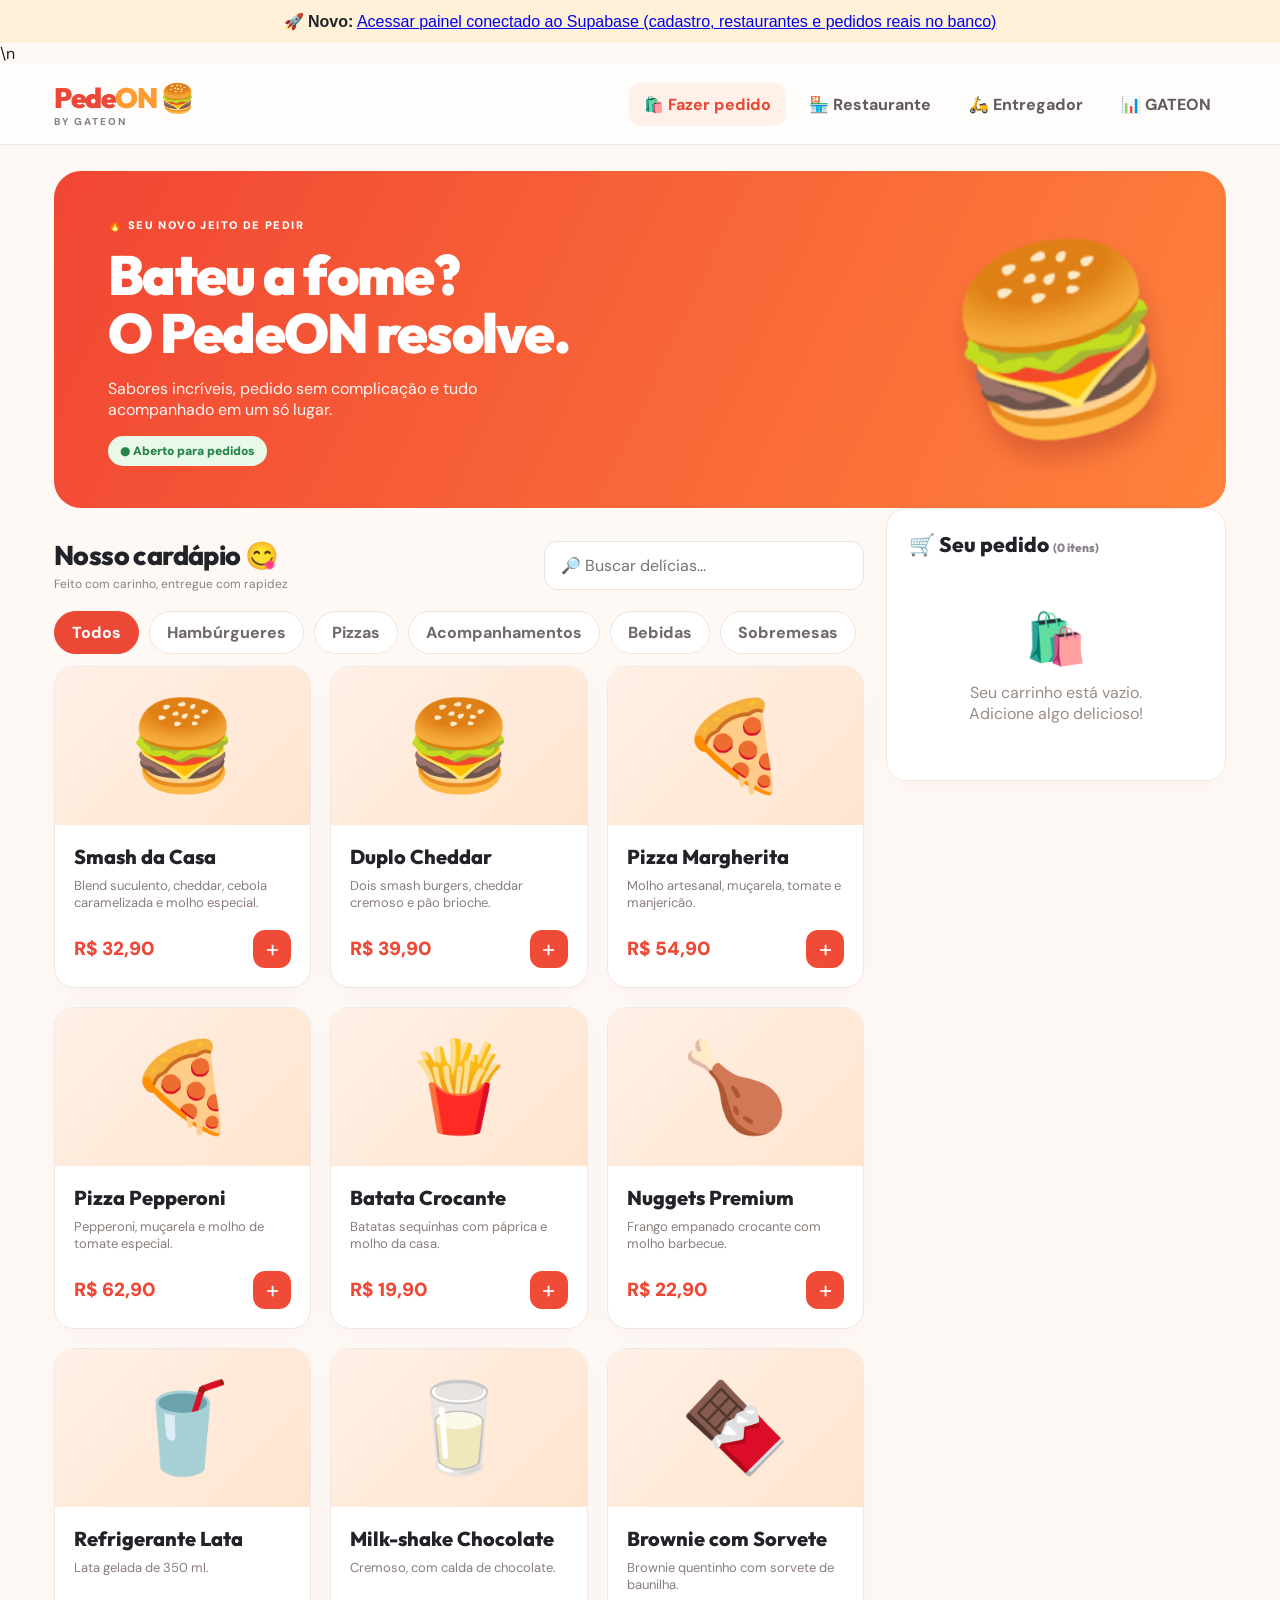
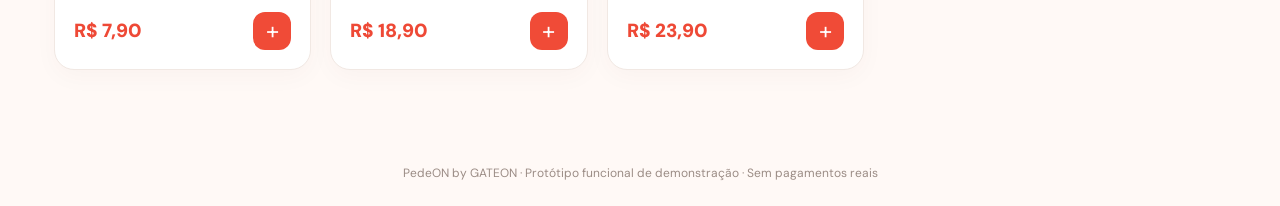
<file: index.html>
<!doctype html>
<html lang="pt-BR">
<head>
  <meta charset="utf-8">
  <meta name="viewport" content="width=device-width,initial-scale=1">
  <meta name="theme-color" content="#ed4434">
  <meta name="description" content="PedeON by GATEON — pedidos, cardápio e delivery em uma experiência.">
  <title>PedeON by GATEON — Seu pedido, seu momento</title>
  <link rel="stylesheet" href="./styles.css">
</head>
<body>
  <div style="background:#fff1d7;padding:12px 20px;text-align:center;font-family:Arial,sans-serif"><strong>🚀 Novo:</strong> <a href="./painel.html">Acessar painel conectado ao Supabase (cadastro, restaurantes e pedidos reais no banco)</a></div>\n  <div id="app"></div>
  <script src="./app.js" defer></script>
</body>
</html>
</file>
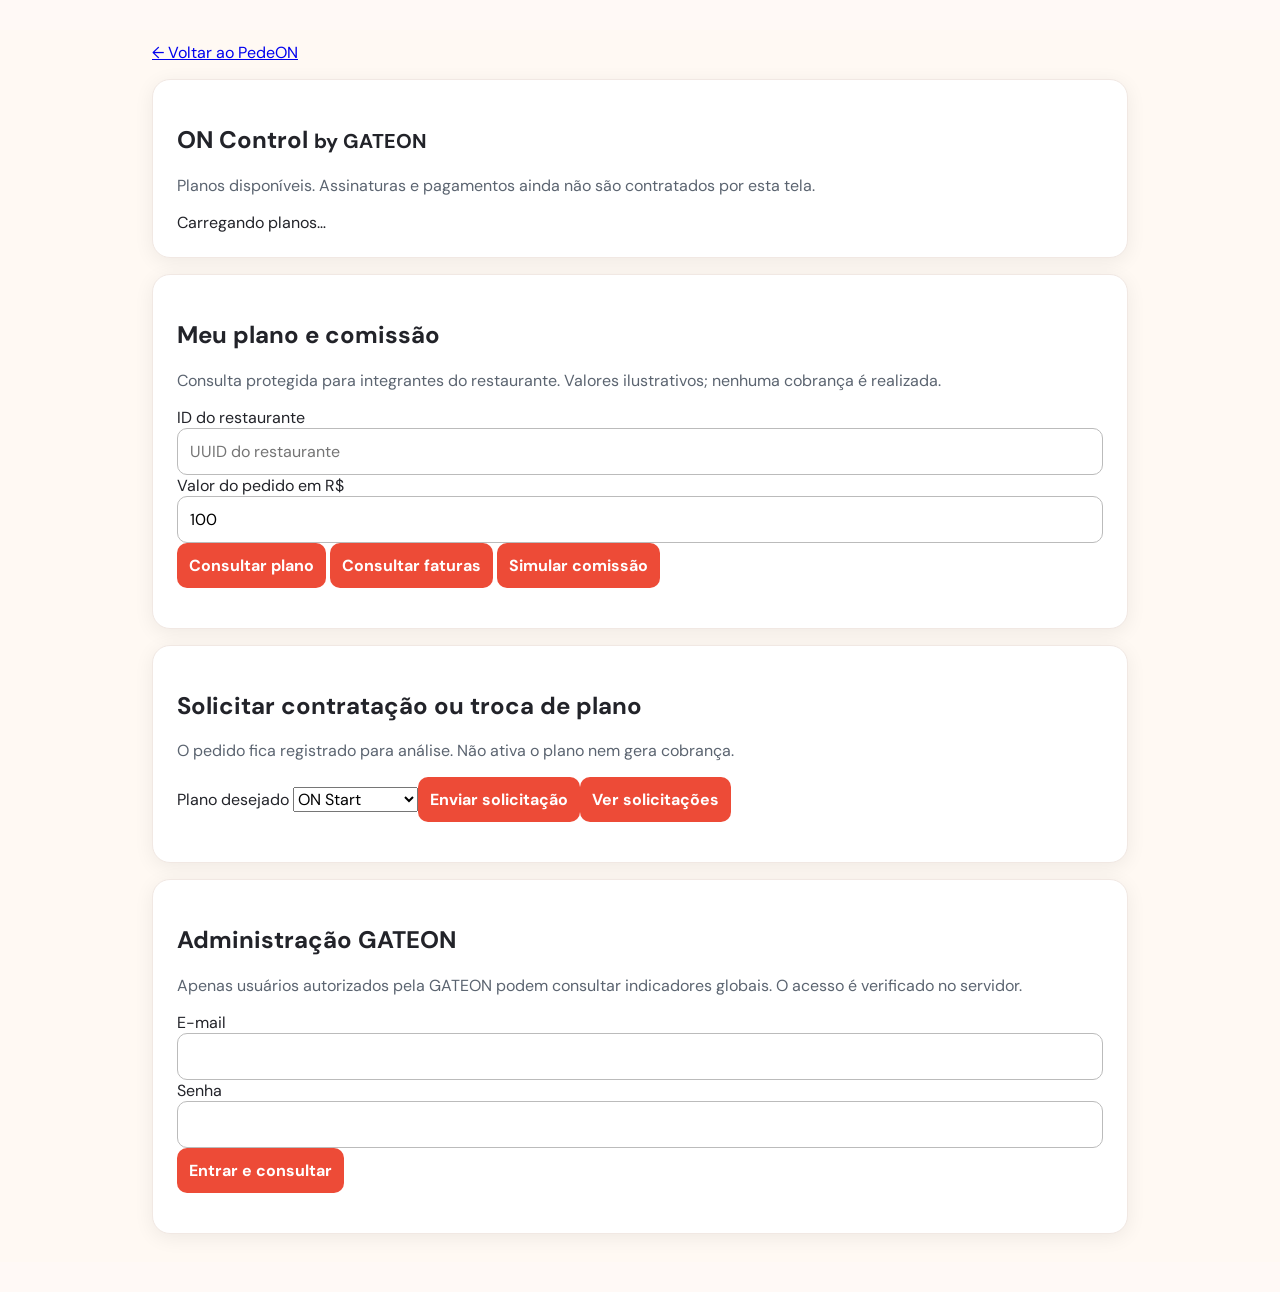
<file: on-control.html>
<!doctype html><html lang="pt-BR"><head><meta charset="utf-8"><meta name="viewport" content="width=device-width,initial-scale=1"><title>ON Control · GATEON</title><link rel="stylesheet" href="./styles.css"><style>*{box-sizing:border-box}body{background:#fff9f3}main{max-width:1000px;margin:30px auto;padding:12px}.panel{background:#fff;border-radius:18px;padding:24px;margin:16px 0;box-shadow:0 4px 20px #0001}.grid{display:grid;grid-template-columns:repeat(auto-fit,minmax(min(100%,220px),1fr));gap:14px}.plan{border:1px solid #ddd;border-radius:14px;padding:18px}.muted{color:#5b6470}.price{font-size:27px;font-weight:800}input,button{min-height:44px;padding:12px;border-radius:10px;max-width:100%}input{width:100%;border:1px solid #bbb}button{cursor:pointer;background:#ed4b37;color:white;border:0;font-weight:700}button:focus-visible,input:focus-visible{outline:3px solid #2563eb}pre{white-space:pre-wrap;overflow-wrap:anywhere;background:#f7f7f7;padding:16px;border-radius:12px}@media(max-width:480px){main{margin:10px auto;padding:8px}.panel{padding:16px}.grid{grid-template-columns:1fr}button{width:100%}}</style></head><body><main><a href="./painel.html">← Voltar ao PedeON</a><section class="panel"><h1>ON Control <small>by GATEON</small></h1><p class="muted">Planos disponíveis. Assinaturas e pagamentos ainda não são contratados por esta tela.</p><div id="plans" class="grid" aria-live="polite">Carregando planos…</div></section><section class="panel"><h2>Meu plano e comissão</h2><p class="muted">Consulta protegida para integrantes do restaurante. Valores ilustrativos; nenhuma cobrança é realizada.</p><label>ID do restaurante <input id="restaurantId" placeholder="UUID do restaurante" autocomplete="off"></label><label>Valor do pedido em R$ <input id="orderAmount" type="number" min="0" max="1000000" step="0.01" value="100"></label><button id="checkPlan" type="button">Consultar plano</button> <button id="billing" type="button">Consultar faturas</button> <button id="quoteFee" type="button">Simular comissão</button><p id="planResult" role="status"></p></section><section class="panel"><h2>Solicitar contratação ou troca de plano</h2><p class="muted">O pedido fica registrado para análise. Não ativa o plano nem gera cobrança.</p><label>Plano desejado <select id="desiredPlan"><option value="start">ON Start</option><option value="pro">ON Pro</option><option value="premium">ON Premium</option><option value="enterprise">ON Enterprise</option></select></label><button id="requestPlan" type="button">Enviar solicitação</button><button id="requestHistory" type="button">Ver solicitações</button><p id="requestResult" role="status"></p></section><section class="panel"><h2>Administração GATEON</h2><p class="muted">Apenas usuários autorizados pela GATEON podem consultar indicadores globais. O acesso é verificado no servidor.</p><form id="login"><label>E-mail <input type="email" name="email" autocomplete="username" required></label><label>Senha <input type="password" name="password" autocomplete="current-password" required></label><button>Entrar e consultar</button></form><p id="feedback" role="status"></p><div id="adminRequests" hidden><h3>Solicitações de assinatura</h3><p class="muted">Revisão administrativa, sem cobrança ou ativação automática.</p><button type="button" id="loadAdminRequests">Atualizar solicitações</button><div id="adminRequestsList" aria-live="polite"></div></div><div id="overview" hidden><h3>Indicadores administrativos</h3><div id="metrics" class="grid"></div><button type="button" id="logout">Sair</button></div></section></main><script type="module">
import {createClient} from 'https://esm.sh/@supabase/supabase-js@2.95.3';
const db=createClient('https://lutemrmbswbcxiznfhny.supabase.co','sb_publishable_W9exzQqMEaTaHvhBKyQJKQ_rtA11Pe7');
const $=id=>document.getElementById(id);
const brl=n=>(n/100).toLocaleString('pt-BR',{style:'currency',currency:'BRL'});
const safe=s=>String(s??'').replace(/[&<>"']/g,c=>({'&':'&amp;','<':'&lt;','>':'&gt;','"':'&quot;','\'':'&#39;'}[c]));
async function loadPlans(){const {data,error}=await db.from('subscription_plans').select('code,name,monthly_cents,commission_bps').eq('active',true).order('monthly_cents');$('plans').innerHTML=error?'<p>Não foi possível carregar os planos.</p>':data.map(p=>'<article class="plan"><h2>'+safe(p.name)+'</h2><p class="price">'+brl(p.monthly_cents)+'/mês</p><p><strong>'+(p.commission_bps/100).toLocaleString('pt-BR')+'%</strong> por pedido pago online</p><small>Contratação em breve</small></article>').join('')}
async function overview(){const {data:{user}}=await db.auth.getUser();if(!user){$('feedback').textContent='Entre com sua conta autorizada.';return}const {data,error}=await db.rpc('my_gateon_overview');if(error){$('overview').hidden=true;$('feedback').textContent='Acesso não autorizado ou indisponível.';return}const metrics=[['Restaurantes',data.restaurants],['Restaurantes ativos',data.active_restaurants],['Pedidos',data.orders],['Pedidos entregues (bruto)',brl(data.gross_order_cents)],['Pagamentos confirmados',brl(data.payments_paid_cents)],['Comissões confirmadas',brl(data.platform_fees_paid_cents)]];$('metrics').innerHTML=metrics.map(([label,value])=>'<article class="plan"><strong>'+safe(label)+'</strong><p class="price">'+safe(value)+'</p></article>').join('');$('overview').hidden=false;$('adminRequests').hidden=false;$('feedback').textContent='Painel administrativo autorizado.';await loadAdminRequests()}
$('login').onsubmit=async e=>{e.preventDefault();const f=new FormData(e.target);const {error}=await db.auth.signInWithPassword({email:f.get('email'),password:f.get('password')});if(error){$('feedback').textContent='Não foi possível entrar. Confira as credenciais.';return}await overview()};
async function loadAdminRequests(){const {data,error}=await db.from('subscription_requests').select('id,restaurant_id,plan_code,status,created_at').order('created_at',{ascending:false}).limit(40);if(error){$('adminRequestsList').textContent='Consulta não autorizada ou indisponível.';return}$('adminRequestsList').replaceChildren();if(!data.length){$('adminRequestsList').textContent='Nenhuma solicitação.';return}for(const r of data){const card=document.createElement('div');card.className='plan';const title=document.createElement('p');title.textContent=r.restaurant_id+' · '+r.plan_code+' · '+r.status;card.append(title);if(['requested','reviewing'].includes(r.status)){const select=document.createElement('select');const choices=r.status==='requested'?['reviewing','rejected']:['awaiting_payment','rejected'];for(const status of choices){const option=document.createElement('option');option.value=status;option.textContent=status;select.append(option)}const note=document.createElement('input');note.placeholder='Observação opcional (até 500 caracteres)';note.maxLength=500;const button=document.createElement('button');button.textContent='Confirmar alteração';button.onclick=async()=>{button.disabled=true;const {error}=await db.rpc('gateon_review_subscription_request',{p_request:r.id,p_status:select.value,p_note:note.value});$('feedback').textContent=error?'Não foi possível alterar a solicitação.':'Solicitação atualizada com auditoria.';await loadAdminRequests()};card.append(select,note,button)}$('adminRequestsList').append(card)}}
$('loadAdminRequests').onclick=loadAdminRequests;
$('logout').onclick=async()=>{await db.auth.signOut();$('overview').hidden=true;$('adminRequests').hidden=true;$('feedback').textContent='Sessão encerrada.'};
$('checkPlan').onclick=async()=>{const id=$('restaurantId').value.trim();if(!/^[0-9a-f]{8}-[0-9a-f-]{27,}$/i.test(id)){$('planResult').textContent='Informe um ID válido.';return}const {data,error}=await db.rpc('restaurant_plan_summary',{p_restaurant:id});$('planResult').textContent=error?'Não autorizado ou consulta indisponível.':data.plan?'Plano: '+data.plan+' | Status: '+data.status+' | Mensalidade: '+brl(data.monthly_cents)+' | Comissão: '+(data.commission_bps/100).toLocaleString('pt-BR')+'%':'Restaurante sem assinatura cadastrada.'};
$('requestPlan').onclick=async()=>{const id=$('restaurantId').value.trim();if(!/^[0-9a-f]{8}-[0-9a-f-]{27,}$/i.test(id)){$('requestResult').textContent='Informe o ID do restaurante acima.';return}const {error}=await db.rpc('request_subscription_plan',{p_restaurant:id,p_plan:$('desiredPlan').value});$('requestResult').textContent=error?'Não foi possível solicitar: verifique seu vínculo ou se já existe pedido em aberto.':'Solicitação registrada. Nenhum pagamento foi realizado.'};
$('requestHistory').onclick=async()=>{const id=$('restaurantId').value.trim();if(!/^[0-9a-f]{8}-[0-9a-f-]{27,}$/i.test(id)){$('requestResult').textContent='Informe o ID do restaurante acima.';return}const {data,error}=await db.from('subscription_requests').select('plan_code,status,created_at').eq('restaurant_id',id).order('created_at',{ascending:false}).limit(10);$('requestResult').textContent=error?'Consulta indisponível ou não autorizada.':data.length?data.map(x=>x.plan_code+' · '+x.status+' · '+new Date(x.created_at).toLocaleDateString('pt-BR')).join(' | '):'Nenhuma solicitação registrada.'};
$('billing').onclick=async()=>{const id=$('restaurantId').value.trim();if(!/^[0-9a-f]{8}-[0-9a-f-]{27,}$/i.test(id)){$('planResult').textContent='Informe o ID do restaurante.';return}const {data,error}=await db.rpc('my_restaurant_billing',{p_restaurant:id});if(error){$('planResult').textContent='Acesso negado ou consulta indisponível.';return}const sub=data.subscription;const invoices=data.invoices||[];$('planResult').textContent=(sub?'Plano '+sub.plan_code+' · '+sub.status+' · '+brl(sub.monthly_cents)+'/mês':'Sem assinatura cadastrada')+' | Faturas: '+(invoices.length?invoices.map(i=>i.status+' '+brl(i.amount_cents)).join('; '):'nenhuma registrada')};
$('quoteFee').onclick=async()=>{const id=$('restaurantId').value.trim();const amount=Math.round(Number($('orderAmount').value)*100);if(!/^[0-9a-f]{8}-[0-9a-f-]{27,}$/i.test(id)||!Number.isSafeInteger(amount)||amount<0){$('planResult').textContent='Confira o restaurante e o valor.';return}const {data,error}=await db.rpc('restaurant_fee_quote',{p_restaurant:id,p_amount_cents:amount});$('planResult').textContent=error?'Não autorizado, sem assinatura ativa ou consulta indisponível.':'Simulação: GATEON '+brl(data.platform_fee_cents)+' | Restaurante '+brl(data.merchant_amount_cents)+' (antes de tarifas externas).'};
await loadPlans();const {data:{session}}=await db.auth.getSession();if(session)await overview();
</script></body></html>
</file>
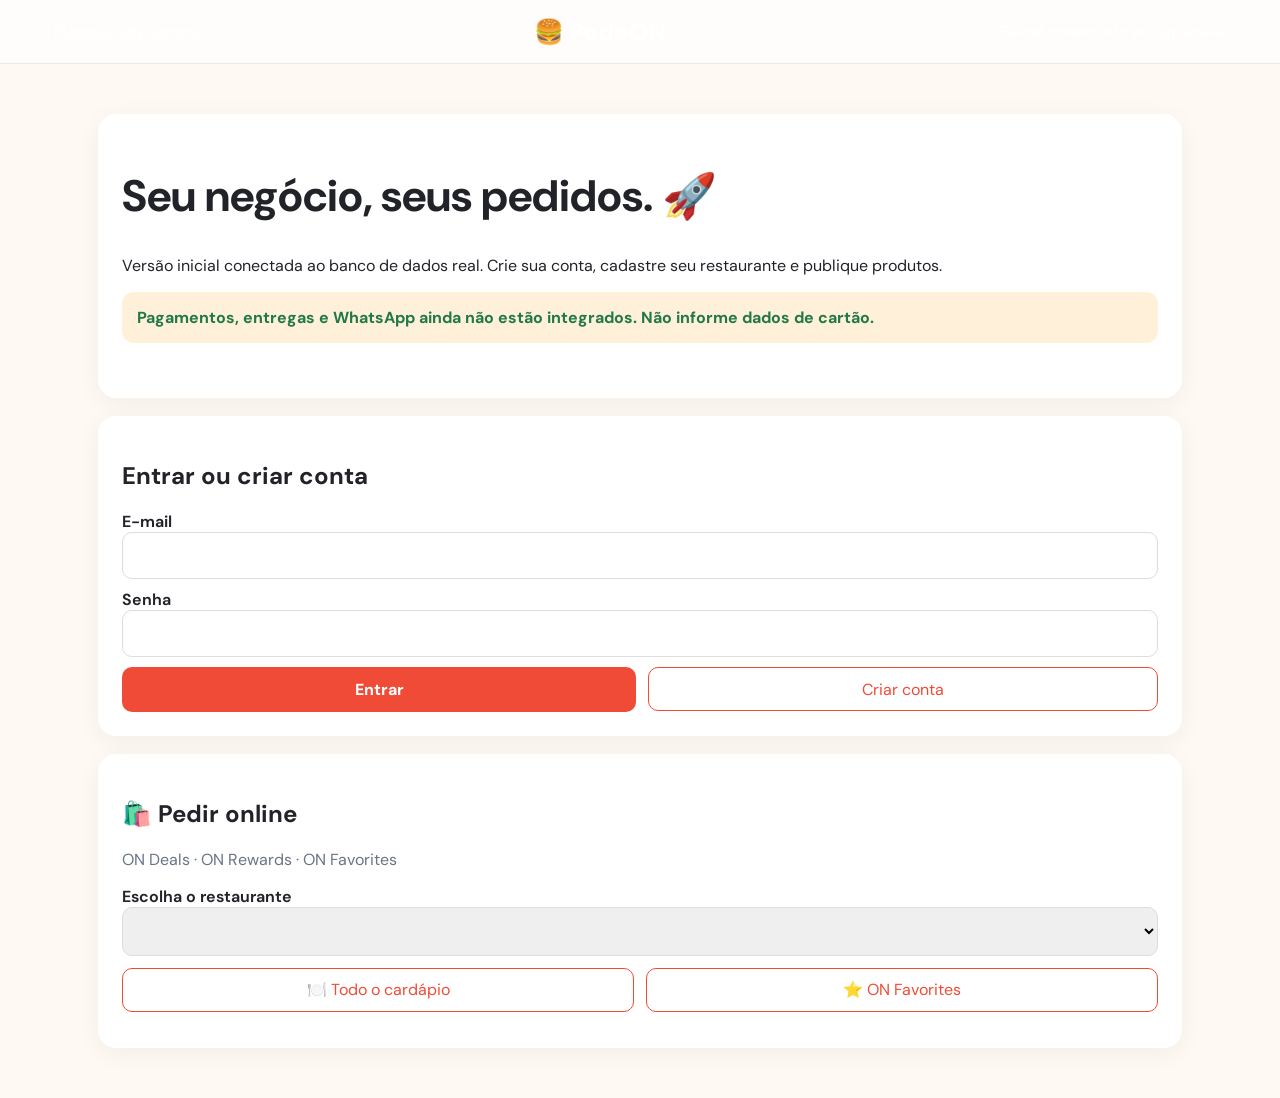
<file: painel.html>
<!doctype html><html lang="pt-BR"><head><meta charset="utf-8"><meta name="viewport" content="width=device-width,initial-scale=1"><title>PedeON · Painel conectado</title><link rel="stylesheet" href="./styles.css"><style>.heart{border:1px solid #ffb4c3;background:#fff1f5;color:#d63367;border-radius:12px;padding:10px 14px;cursor:pointer}.heart.saved{background:#ffe0e9;color:#a61c49}.heart:disabled{opacity:.5}.welcome-banner{background:#fff2d7;border:1px solid #ffd6a1;border-radius:16px;padding:16px;margin:12px 0;font-weight:700}body{background:#fff9f3}main{max-width:1120px;margin:auto;padding:32px 18px}.shell{background:white;border-radius:18px;padding:24px;margin:18px 0;box-shadow:0 5px 25px #0000000d}input,select,textarea{padding:12px;border:1px solid #ddd;border-radius:10px;max-width:100%;width:100%}label{display:block;margin:10px 0;font-weight:650}.grid{display:grid;grid-template-columns:repeat(auto-fit,minmax(230px,1fr));gap:16px}.action{background:#ef4b37;color:white;border:0;border-radius:10px;padding:12px 18px;font-weight:750;cursor:pointer}.secondary-action{background:#fff;border:1px solid #ef4b37;color:#ef4b37;border-radius:10px;padding:10px 15px;cursor:pointer}.hidden{display:none!important}.notice{background:#fff0d9;border-radius:12px;padding:15px}.err{color:#b42318;white-space:pre-wrap}.muted{color:#697586}.item{border:1px solid #f0e4dd;border-radius:15px;padding:18px}.row{display:flex;gap:12px;align-items:center;flex-wrap:wrap}.row>*{flex:1}h1{font-size:clamp(27px,4vw,44px)}button:disabled{opacity:.6}table{width:100%;border-collapse:collapse}td,th{border-bottom:1px solid #eee;padding:12px;text-align:left}.overflow{overflow-x:auto;max-width:100%;-webkit-overflow-scrolling:touch}table{min-width:620px}*,*::before,*::after{box-sizing:border-box}html,body{max-width:100%;overflow-x:clip}main,.shell,.item,.grid>*{min-width:0}input,select,textarea{font:inherit}button{min-height:44px;touch-action:manipulation}button:focus-visible,input:focus-visible,select:focus-visible,textarea:focus-visible{outline:3px solid #2563eb;outline-offset:2px}#session{overflow-wrap:anywhere}.nav{display:flex;align-items:center;justify-content:space-between;gap:12px;flex-wrap:wrap}@media(max-width:768px){main{padding:16px 12px}.shell{padding:18px;margin:12px 0}.item{padding:14px}.grid{grid-template-columns:repeat(auto-fit,minmax(min(100%,220px),1fr))}.nav{padding:12px 14px}.nav span{font-size:12px}h1{font-size:clamp(25px,7vw,34px)}h2{font-size:clamp(20px,5vw,27px)}.row{gap:8px}.row>*{min-width:0}}@media(max-width:480px){main{padding:10px}.shell{padding:14px;border-radius:14px}.grid{grid-template-columns:minmax(0,1fr)}.row{align-items:stretch}.row>button,.row>.secondary-action,.row>.action{flex:1 1 100%}#myRestaurants button{width:100%;margin:4px 0}input,select,textarea{font-size:16px}.action,.secondary-action{width:100%;white-space:normal;overflow-wrap:anywhere}td,th{padding:10px 12px;white-space:nowrap}#pulseMetrics{grid-template-columns:repeat(2,minmax(0,1fr))}#pulseMetrics .item{padding:10px}#pulseMetrics h3{font-size:clamp(17px,5vw,22px);overflow-wrap:anywhere}}@media(prefers-reduced-motion:reduce){*,*::before,*::after{scroll-behavior:auto!important;transition-duration:.01ms!important;animation-duration:.01ms!important}}</style></head><body><header class="topbar"><div class="nav"><a href="./on-control.html" style="color:white;text-decoration:underline">Planos e ON Control</a> <a href="./index.html" style="color:white;font-weight:900;font-size:24px;text-decoration:none">🍔 PedeON</a><span style="color:white">Painel conectado ao Supabase</span></div></header><main><div class="shell"><h1>Seu negócio, seus pedidos. 🚀</h1><p>Versão inicial conectada ao banco de dados real. Crie sua conta, cadastre seu restaurante e publique produtos.</p><p class="notice">Pagamentos, entregas e WhatsApp ainda não estão integrados. Não informe dados de cartão.</p><div id="session" class="row"></div><p id="message" role="status"></p></div><section class="shell" id="authSection"><h2>Entrar ou criar conta</h2><form id="authForm"><label>E-mail<input name="email" type="email" required autocomplete="email"></label><label>Senha<input name="password" type="password" minlength="6" required autocomplete="current-password"></label><div class="row"><button class="action" type="submit" data-action="login">Entrar</button><button class="secondary-action" type="button" id="signup">Criar conta</button></div></form></section><section class="shell hidden" id="ownerSection"><h2>Meu restaurante</h2><div id="myRestaurants"></div><form id="restaurantForm"><h3>Cadastrar restaurante</h3><div class="grid"><label>Nome<input name="name" required minlength="2" maxlength="150" placeholder="Minha hamburgueria"></label><label>Endereço do cardápio (slug)<input name="slug" required pattern="[a-z0-9]+(-[a-z0-9]+)*" placeholder="minha-hamburgueria"></label></div><button class="action">Criar restaurante</button></form></section><section class="shell hidden" id="manageSection"><h2 id="manageTitle">Gerenciar restaurante</h2><form id="welcomeForm" class="item"><h3>📢 Mensagem do restaurante</h3><p class="muted">Personalize a mensagem exibida no seu cardápio.</p><label>Mensagem de boas-vindas<input name="welcome" id="welcomeInput" maxlength="180" required placeholder="Aqui cada pedido vem com carinho!"></label><button class="secondary-action">Salvar mensagem</button></form><div class="grid"><form id="categoryForm" class="item"><h3>Nova categoria</h3><label>Nome<input name="name" required maxlength="100" placeholder="Hambúrgueres"></label><button class="action">Salvar categoria</button></form><form id="productForm" class="item"><h3>Novo produto</h3><label>Nome<input name="name" required maxlength="140"></label><label>Descrição<textarea name="description" maxlength="500"></textarea></label><label>Preço (R$)<input name="price" type="number" min="0" max="100000" step=".01" required></label><label>Categoria<select name="category" id="productCategory" required></select></label><button class="action">Publicar produto</button></form></div><h3>Produtos</h3><div id="ownProducts" class="grid"></div><section class="item"><h3>🎟️ ON Deals — Promoções</h3><form id="dealForm" class="grid"><label>Código<input name="code" required minlength="3" maxlength="24" pattern="[A-Za-z0-9_-]+" placeholder="ON10"></label><label>Desconto percentual<input name="percent" type="number" min="1" max="70" required></label><button class="action">Criar campanha</button></form><div id="dealsList" class="grid"></div><p class="muted">Campanhas cadastradas para divulgação. Aplicação no checkout ainda não disponível.</p></section><section class="item"><h3>📦 ON Stock — Estoque</h3><form id="stockForm" class="grid"><label>Insumo<input name="name" required maxlength="120" placeholder="Pão brioche"></label><label>Quantidade<input name="quantity" type="number" step=".001" min="0" required></label><label>Estoque mínimo<input name="minimum" type="number" step=".001" min="0" required></label><label>Unidade<select name="unit"><option value="un">Unidade</option><option value="kg">kg</option><option value="g">g</option><option value="l">Litro</option><option value="ml">ml</option></select></label><button class="action">Adicionar insumo</button></form><div id="stockList" class="grid"></div><p class="muted">Controle manual de insumos. Baixa automática por receita ainda não configurada.</p></section><section class="item"><h3>🛵 ON Dispatch — Entregas</h3><form id="dispatchForm" class="grid"><label>Pedido de entrega<select id="dispatchOrder" name="order" required></select></label><label>Entregador<input name="courier" required minlength="2" maxlength="120"></label><label>Telefone<input name="phone" maxlength="25"></label><button class="action">Vincular entregador</button></form><div id="dispatchList" class="grid"></div></section><section class="item"><h3>🧠 ON Smart — Respostas rápidas</h3><label>Modelo<select id="smartTemplate"><option value="received">Pedido recebido</option><option value="preparing">Em preparo</option><option value="ready">Pronto para retirada</option><option value="delivery">Saiu para entrega</option></select></label><textarea id="smartText" rows="3" readonly></textarea><button class="secondary-action" type="button" id="copySmart">Copiar mensagem</button><p class="muted">Modelos manuais, sem integração com WhatsApp ou inteligência artificial.</p></section><section class="item"><h3>🔳 ON QR — Cardápio compartilhável</h3><p>Compartilhe o link direto do cardápio do restaurante.</p><input id="menuLink" readonly><button class="secondary-action" id="copyMenuLink" type="button">Copiar link</button><p class="muted">Link compartilhável; QR Code gráfico ainda não implementado.</p></section><h3>📊 ON Pulse — Visão operacional</h3><div id="pulseMetrics" class="grid"></div><h4>📈 ON Insights — Resumo operacional</h4><p id="insightsSummary" class="muted"></p><h3>📦 ON Flow — Pedidos recebidos</h3><div id="ownOrders" class="overflow"></div><h3>⭐ ON Reviews — Avaliações</h3><div id="restaurantReviews" class="grid"></div></section><section class="shell hidden" id="historySection"><div class="row"><h2>📦 Meus pedidos</h2><button class="secondary-action" id="refreshHistory">Atualizar</button></div><div class="notice" style="margin:12px 0">🏆 <strong>ON Rewards:</strong> <span id="heartPoints">0</span> ON Points acumulados em pedidos entregues. Pontos demonstrativos, sem valor monetário.</div><p id="rewardLevel" class="muted">ON Levels: Bronze</p><div id="orderHistory" class="grid"></div></section><section class="shell" id="shopSection"><h2>🛍️ Pedir online</h2><p class="muted">ON Deals · ON Rewards · ON Favorites</p><label>Escolha o restaurante<select id="shopRestaurant"></select></label><p id="shopWelcome" class="notice hidden"></p><div class="row" style="margin:12px 0"><button class="secondary-action" id="showAllProducts">🍽️ Todo o cardápio</button><button class="secondary-action" id="showFavorites">⭐ ON Favorites</button></div><div id="shopProducts" class="grid"></div><div id="cartBox"></div><form id="orderForm" class="hidden"><h3>Finalizar pedido</h3><div class="grid"><label>Seu nome<input name="name" required minlength="2" maxlength="120"></label><label>Telefone<input name="phone" type="tel" maxlength="25"></label><label>Tipo de pedido<select name="fulfillment" id="fulfillment"><option value="delivery">Entrega</option><option value="pickup">Retirada</option></select></label><label>Endereço<input name="address" id="deliveryAddress" maxlength="250" placeholder="Rua, número, bairro"></label></div><button class="action">Confirmar pedido</button></form></section></main><script type="module" src="./supabase-app.js"></script></body></html>
</file>
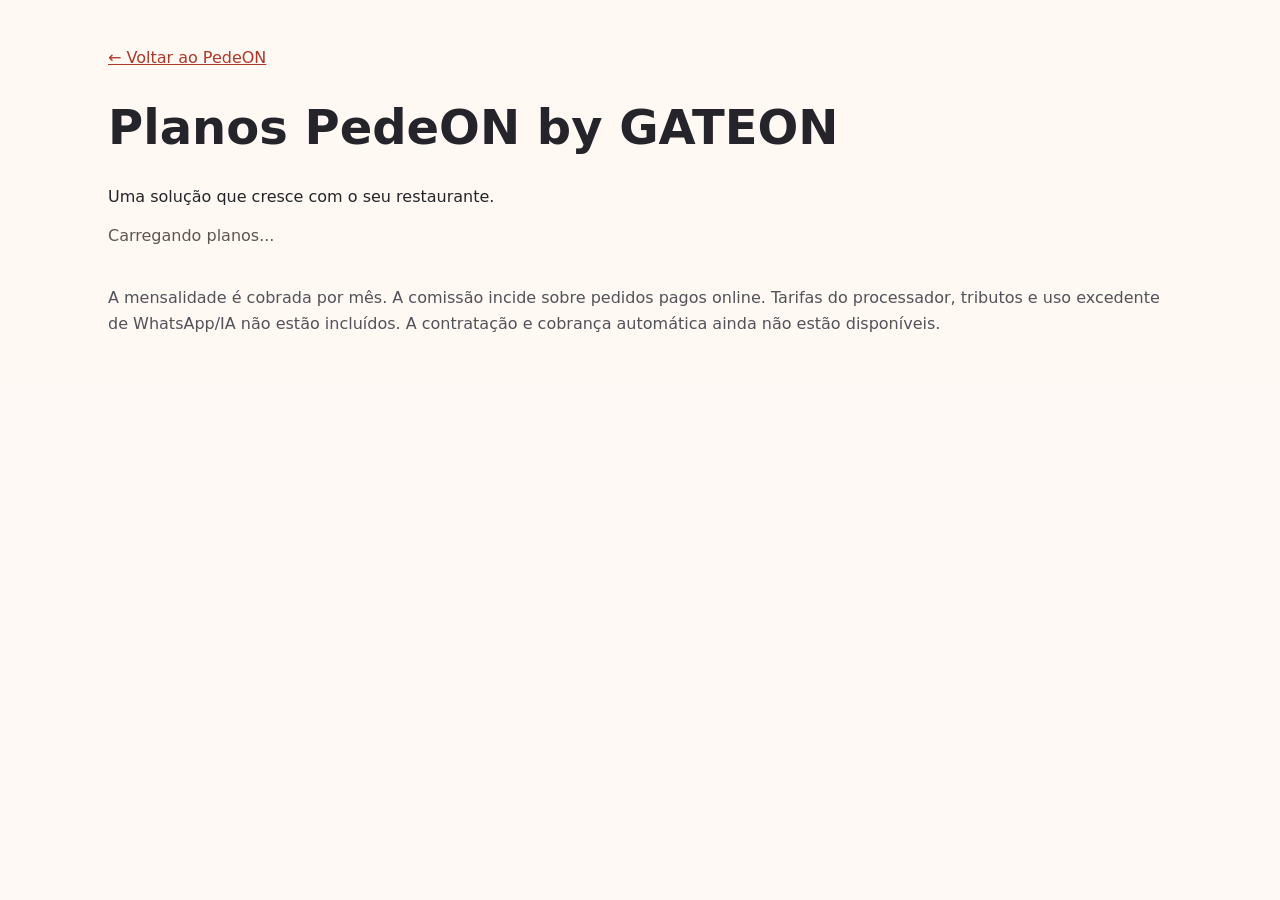
<file: planos.html>
<!doctype html>
<html lang="pt-BR"><head><meta charset="utf-8"><meta name="viewport" content="width=device-width,initial-scale=1">
<title>GATEON | Planos PedeON</title><link rel="stylesheet" href="./styles.css">
<style>body{margin:0;background:#fff8f3;font-family:system-ui,Arial,sans-serif;color:#24242a}main{max-width:1100px;margin:auto;padding:32px 18px}h1{font-size:clamp(2rem,5vw,3rem)}.plans{display:grid;grid-template-columns:repeat(auto-fit,minmax(min(100%,230px),1fr));gap:16px}.plan{background:white;border:1px solid #eaded8;border-radius:18px;padding:24px;box-shadow:0 6px 20px #0000000a}.plan h2{font-size:1.25rem}.price{font-size:1.75rem;font-weight:800}.rate{font-size:1.2rem;color:#c44b2c;font-weight:700}.note{margin-top:20px;line-height:1.6;color:#52525b}a{color:#ad3828}button{min-height:44px} .status{margin:20px 0;color:#5d5550}</style></head>
<body><main><p><a href="./painel.html">← Voltar ao PedeON</a></p><h1>Planos PedeON by GATEON</h1><p>Uma solução que cresce com o seu restaurante.</p>
<div id="status" class="status" role="status">Carregando planos...</div><section class="plans" id="plans" aria-label="Planos de assinatura"></section>
<p class="note">A mensalidade é cobrada por mês. A comissão incide sobre pedidos pagos online. Tarifas do processador, tributos e uso excedente de WhatsApp/IA não estão incluídos. A contratação e cobrança automática ainda não estão disponíveis.</p></main>
<script type="module">
import {createClient} from 'https://esm.sh/@supabase/supabase-js@2.95.3';
const supabase=createClient('https://lutemrmbswbcxiznfhny.supabase.co','sb_publishable_W9exzQqMEaTaHvhBKyQJKQ_rtA11Pe7');
const money=n=>(n/100).toLocaleString('pt-BR',{style:'currency',currency:'BRL'});
const safe=s=>String(s).replace(/[&<>"']/g,c=>({'&':'&amp;','<':'&lt;','>':'&gt;','"':'&quot;','\'':'&#39;'}[c]));
const order={start:0,pro:1,premium:2,enterprise:3};
const {data,error}=await supabase.from('subscription_plans').select('code,name,monthly_cents,commission_bps,features').eq('active',true);
document.getElementById('status').textContent=error?'Não foi possível carregar os planos. Tente novamente mais tarde.':'Planos disponíveis — contratação em preparação.';
if(!error)document.getElementById('plans').innerHTML=data.sort((a,b)=>order[a.code]-order[b.code]).map(p=>'<article class="plan"><h2>'+safe(p.name)+'</h2><div class="price">'+money(p.monthly_cents)+' <small>/mês</small></div><p class="rate">'+(p.commission_bps/100).toLocaleString('pt-BR')+'% por pedido</p><p>'+Object.keys(p.features||{}).filter(k=>p.features[k]).length+' recursos incluídos</p><p>Contratação em breve</p></article>').join('');
</script></body></html>
</file>
<file: styles.css>
@import url('https://fonts.googleapis.com/css2?family=DM+Sans:wght@400;500;600;700;800&family=Outfit:wght@500;600;700;800;900&display=swap');
:root{font-family:'DM Sans',system-ui,sans-serif;color:#222329;background:#fff9f6;font-synthesis:none}*{box-sizing:border-box}body{margin:0}button,input,select{font:inherit}button{cursor:pointer}button:disabled{opacity:.45;cursor:not-allowed}.app{min-height:100vh}.topbar{position:sticky;top:0;z-index:20;background:#fffdfbfa;border-bottom:1px solid #f2e8e3;backdrop-filter:blur(14px)}.nav{max-width:1220px;margin:auto;padding:16px 24px;display:flex;justify-content:space-between;align-items:center;gap:20px}.logo{font:900 28px Outfit,sans-serif;color:#ec4838;letter-spacing:-1.5px}.logo span{color:#ff9b30}.brand-sub{font-size:10px;color:#85808a;letter-spacing:2px;font-weight:800}.navlinks{display:flex;gap:8px;flex-wrap:wrap}.navlinks button,.ghost{border:0;background:transparent;color:#655c5d;padding:11px 15px;border-radius:12px;font-weight:800}.navlinks button.active,.navlinks button:hover,.ghost:hover{background:#fff0e9;color:#e64a34}.cartbtn,.primary{border:0;border-radius:13px;background:#ee4936;color:#fff;padding:12px 20px;font-weight:800;box-shadow:0 8px 22px #ed4a3626}.primary:hover,.cartbtn:hover{background:#d93b2b}.secondary{border:1px solid #e6dcd7;background:#fff;color:#333;padding:11px 17px;border-radius:12px;font-weight:800}.wrap{max-width:1220px;margin:auto;padding:26px 24px 70px}.hero{background:linear-gradient(115deg,#f14634,#ff823b);border-radius:27px;min-height:260px;display:flex;align-items:center;justify-content:space-between;padding:42px 54px;color:#fff;overflow:hidden;position:relative}.hero h1{font:900 clamp(30px,4.5vw,55px)/1.05 Outfit,sans-serif;max-width:560px;letter-spacing:-1.7px;margin:12px 0}.hero p{opacity:.94;max-width:470px}.hero-art{font-size:clamp(90px,15vw,180px);filter:drop-shadow(0 18px 12px #8e1e1e4a);transform:rotate(-13deg)}.eyebrow{display:inline-block;font-weight:900;letter-spacing:1.4px;text-transform:uppercase;font-size:11px}.pill{display:inline-flex;align-items:center;gap:6px;background:#e9f8e8;color:#258447;border-radius:50px;padding:7px 12px;font-size:12px;font-weight:900}.sectionhead{display:flex;align-items:center;justify-content:space-between;gap:16px;margin:30px 0 18px}.sectionhead h2{font:800 27px Outfit,sans-serif;margin:0;letter-spacing:-.6px}.muted{color:#89818a}.search{width:min(100%,320px);padding:13px 16px;border:1px solid #eee2dd;border-radius:13px;background:white;outline:none}.search:focus,input:focus,select:focus{border-color:#ef725e;outline:2px solid #fce1d8}.filters{display:flex;gap:10px;overflow:auto;padding-bottom:12px}.filter{white-space:nowrap;border:1px solid #f0e4df;background:white;padding:10px 17px;border-radius:40px;font-weight:800;color:#73696b}.filter.selected{background:#eb4836;color:#fff;border-color:#eb4836}.products{display:grid;grid-template-columns:repeat(3,minmax(0,1fr));gap:19px}.product,.panel,.stat,.order{background:#fff;border:1px solid #f1e8e3;border-radius:20px;box-shadow:0 7px 24px #54261708}.product{overflow:hidden}.product-visual{background:linear-gradient(135deg,#fff0e6,#ffe5cf);height:158px;display:grid;place-items:center;font-size:88px}.product-body{padding:19px}.product h3{font:800 20px Outfit;margin:0 0 8px}.product p{font-size:13px;color:#8a7d7b;min-height:36px;margin:0}.product-bottom{display:flex;align-items:center;justify-content:space-between;margin-top:17px}.price{font-weight:900;color:#ee4936;font-size:19px}.circleadd{background:#f04b37;color:white;border:0;border-radius:12px;width:38px;height:38px;font-size:24px}.layout{display:grid;grid-template-columns:1fr 340px;gap:22px;align-items:start}.cart{position:sticky;top:95px}.panel{padding:22px}.panel h3{font:800 21px Outfit;margin:0 0 15px}.cartline{display:flex;align-items:center;justify-content:space-between;gap:12px;padding:13px 0;border-bottom:1px solid #f5eeeb}.qty{display:flex;align-items:center;gap:9px}.qty button{border:0;border-radius:9px;width:28px;height:28px;background:#fff0e9;color:#df4b35;font-weight:900}.total{display:flex;justify-content:space-between;align-items:center;padding:19px 0;font-weight:900;font-size:20px}.full{width:100%}.empty{text-align:center;padding:34px 10px;color:#9c8c85}.empty .emoji{font-size:50px;display:block;margin-bottom:10px}.stats{display:grid;grid-template-columns:repeat(4,1fr);gap:16px}.stat{padding:22px}.stat .value{font:900 31px Outfit;color:#28242b;margin:8px 0 0}.stat .label{color:#887d7b;font-size:13px;font-weight:700}.stat .ico{font-size:27px}.orders{display:grid;grid-template-columns:repeat(2,1fr);gap:16px}.order{padding:20px}.order-top{display:flex;align-items:center;justify-content:space-between;gap:12px}.order h3{font:800 19px Outfit;margin:0}.order p{color:#827b7b;font-size:13px}.tag{border-radius:50px;padding:7px 10px;font-size:11px;font-weight:900;background:#fff0e4;color:#d97519}.tag.ready,.tag.delivered{background:#e8f8ed;color:#23824a}.tag.onroute{background:#e7f0ff;color:#316ab7}.actions{display:flex;gap:8px;flex-wrap:wrap;margin-top:16px}.actions button{font-size:12px}.input{width:100%;border:1px solid #eadfd9;padding:13px;border-radius:11px;background:#fff;margin:6px 0 14px}.fieldlabel{font-size:12px;font-weight:800;color:#716869}.modalback{position:fixed;inset:0;background:#201915a8;z-index:30;display:grid;place-items:center;padding:20px}.modal{background:#fff;border-radius:23px;padding:28px;max-width:480px;width:100%;max-height:90vh;overflow:auto}.modal h2{font:900 27px Outfit;margin:0 0 10px}.notice{background:#eaf8ec;color:#217947;border-radius:12px;padding:13px;margin:15px 0;font-weight:700}.footer{text-align:center;color:#9b8c85;font-size:12px;padding:25px}.banner{background:#fff2e9;border:1px solid #ffdfcb;border-radius:14px;padding:15px;margin:18px 0;color:#a65a30;font-size:13px}.toolbar{display:flex;gap:12px;align-items:center;flex-wrap:wrap}.tiny{font-size:12px}.timeline{display:flex;justify-content:space-between;gap:5px;margin:14px 0}.step{flex:1;background:#f5ede8;color:#a39891;padding:9px 3px;text-align:center;font-size:10px;font-weight:800;border-radius:7px}.step.done{background:#dff5e5;color:#267a47}@media(max-width:1000px){.products{grid-template-columns:repeat(2,1fr)}.layout{grid-template-columns:1fr 290px}.stats{grid-template-columns:repeat(2,1fr)}}@media(max-width:700px){.nav{padding:13px 15px;align-items:flex-start;flex-direction:column;gap:10px}.navlinks{width:100%;overflow:auto;flex-wrap:nowrap}.navlinks button{white-space:nowrap;padding:9px 11px;font-size:12px}.wrap{padding:18px 14px 45px}.hero{padding:28px;min-height:230px}.hero-art{font-size:72px}.hero h1{font-size:31px}.layout{grid-template-columns:1fr}.cart{position:static}.products,.orders{grid-template-columns:1fr}.stats{grid-template-columns:repeat(2,1fr)}.sectionhead{align-items:flex-start;flex-direction:column}.search{width:100%}.product-visual{height:130px}.hero p{font-size:13px}}
</file>
